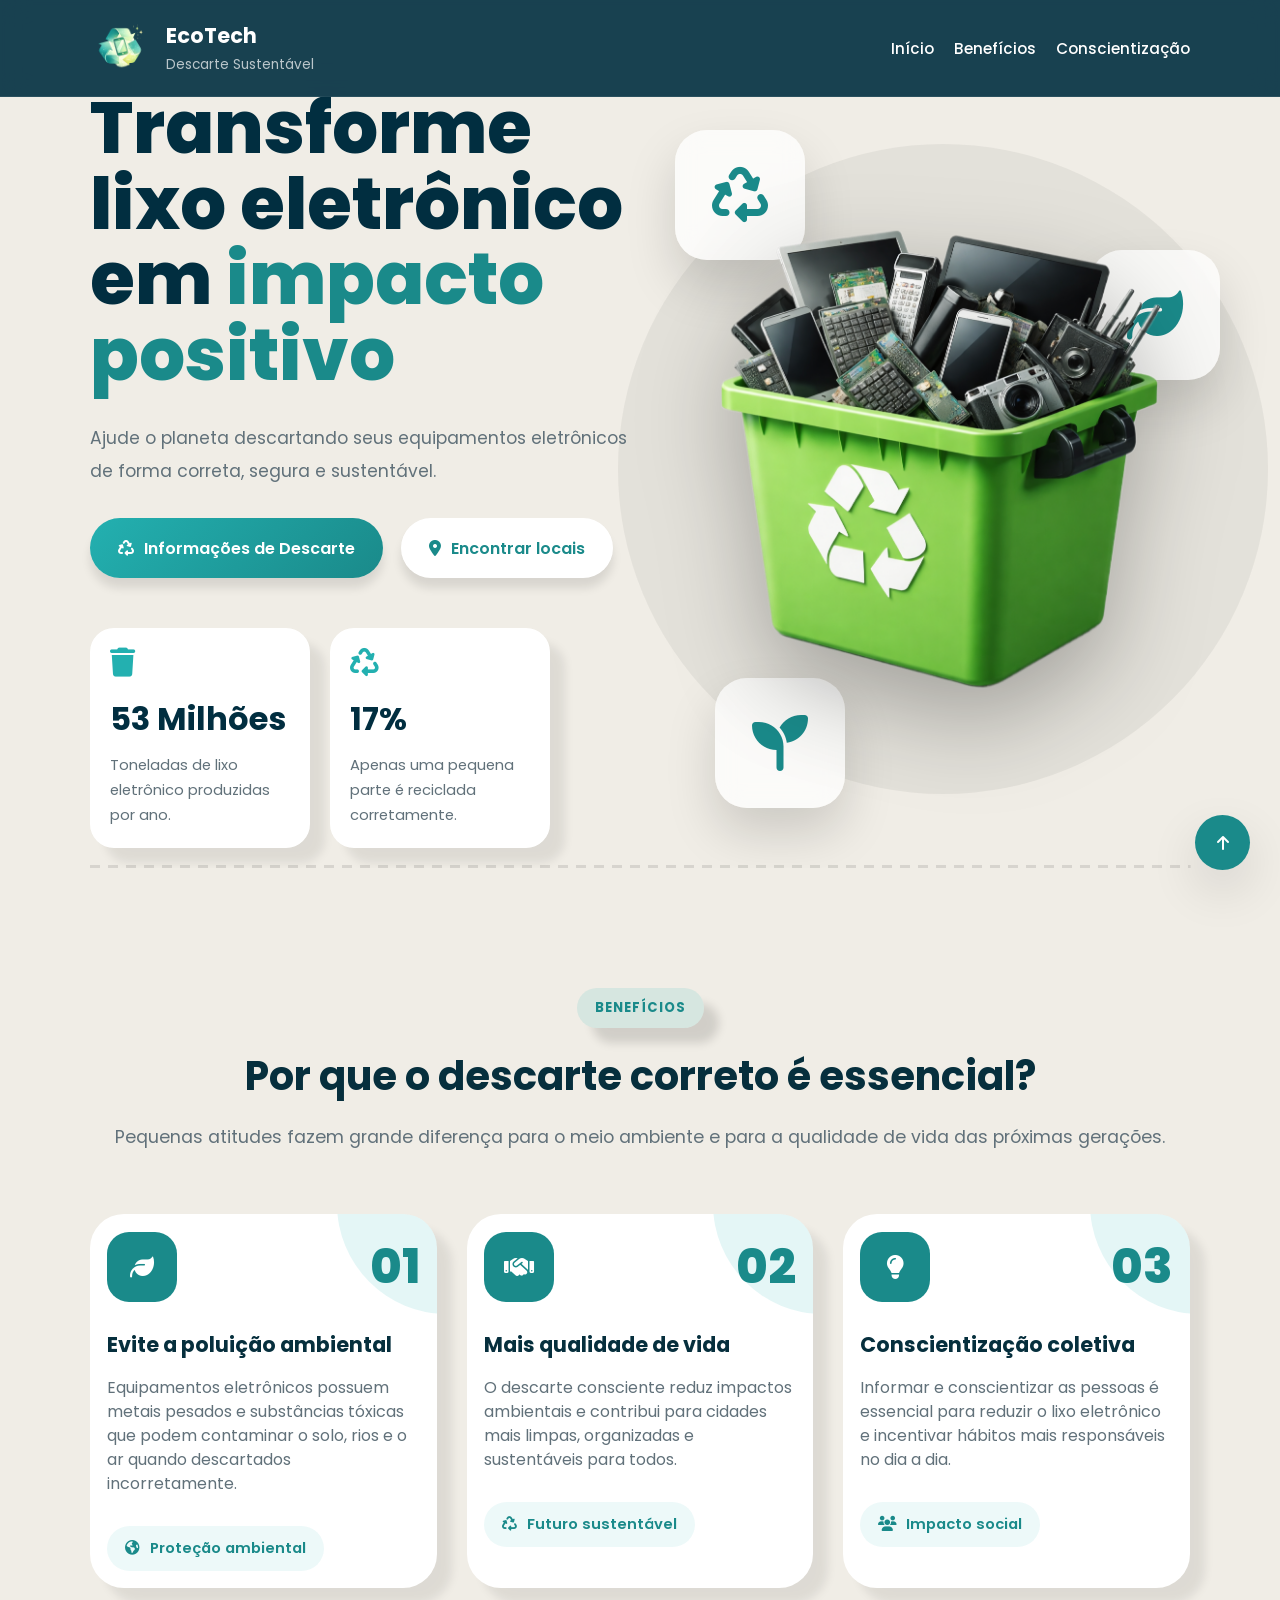
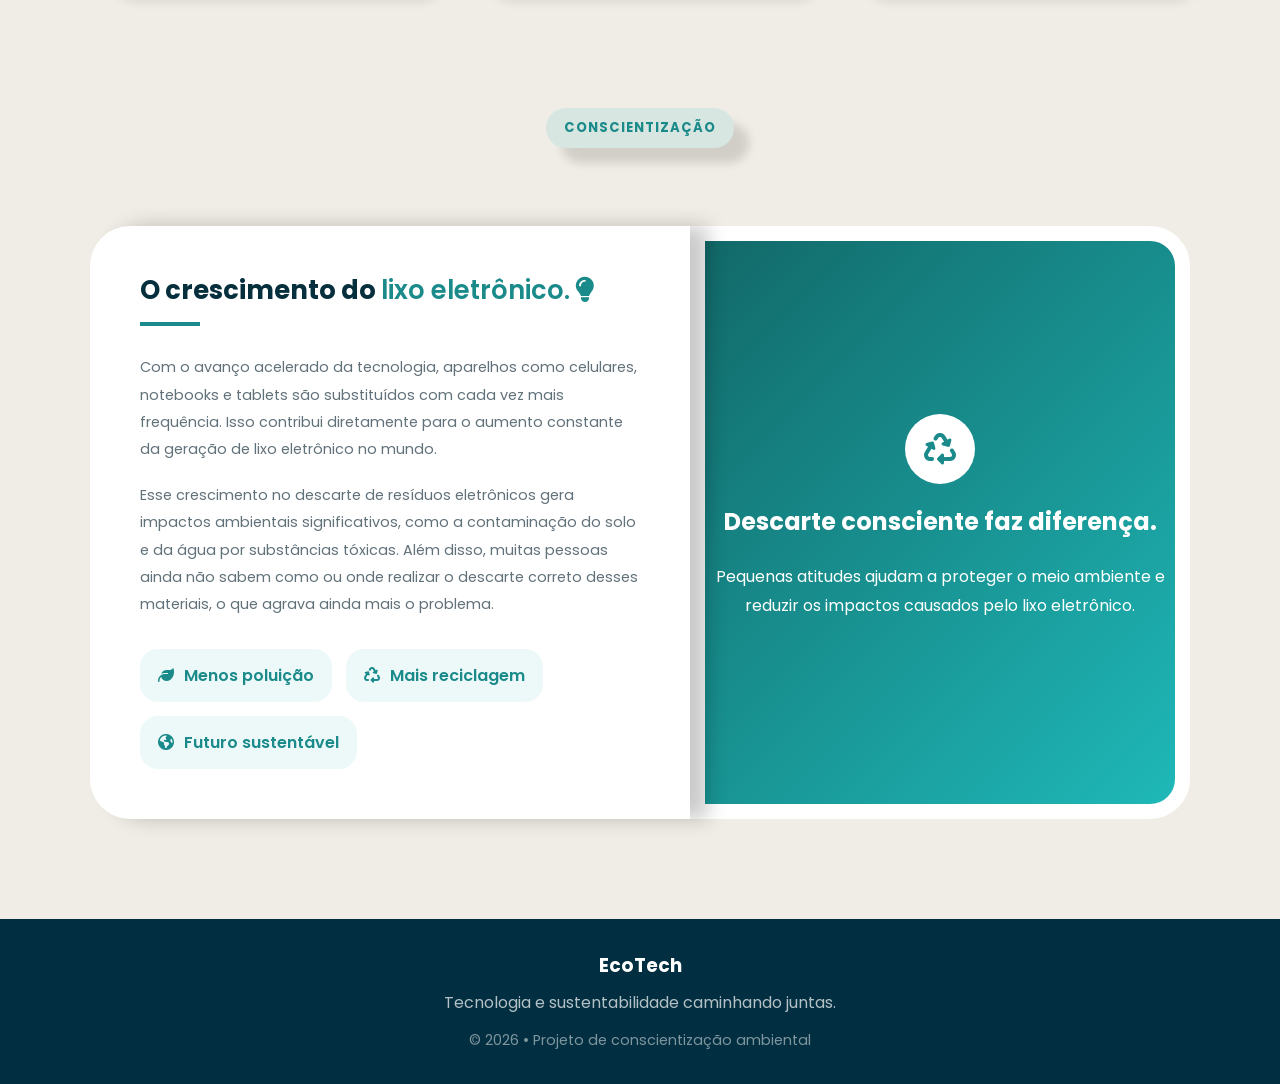
<file: index.html>
<!doctype html>
<html lang="pt-BR">

<head>
  <meta charset="UTF-8" />
  <meta name="viewport" content="width=device-width, initial-scale=1.0" />
  <meta name="description" content="Site de conscientização sobre descarte correto de lixo eletrônico." />
  <title>EcoTech | Descarte Consciente</title>

  <link rel="stylesheet" href="css/style.css" />

  <link rel="preconnect" href="https://fonts.googleapis.com" />
  <link rel="preconnect" href="https://fonts.gstatic.com" crossorigin />
  <link rel="stylesheet" href="https://cdnjs.cloudflare.com/ajax/libs/font-awesome/6.5.1/css/all.min.css" />
  <link href="https://fonts.googleapis.com/css2?family=Poppins:wght@300;400;500;600;700;800&display=swap"
    rel="stylesheet" />
</head>

<body>
  <!-- NAVBAR -->
  <header class="navbar">
    <div class="navbar__brand">
      <img src="imagens/EcotechLogo.png" alt="Logo EcoTech" />

      <div>
        <h2>EcoTech</h2>
        <span>Descarte Sustentável</span>
      </div>
    </div>

    <button class="navbar__toggle" id="navToggle">
      <i class="fas fa-bars"></i>
    </button>

    <nav class="navbar__menu">
      <a href="#inicio">Início</a>
      <a href="#beneficios">Benefícios</a>
      <a href="#informacoes">Conscientização</a>
    </nav>
  </header>

  <!-- HERO -->
  <section class="hero" id="inicio">
    <div class="hero__background"></div>

    <div class="hero__content">
      <h1 class="hero__title">
        Transforme lixo eletrônico em <span>impacto positivo</span>
      </h1>

      <p class="hero__subtitle">
        Ajude o planeta descartando seus equipamentos eletrônicos de forma
        correta, segura e sustentável.
      </p>

      <div class="hero__actions">
        <a href="infos.html" class="btn btn--primary">
          <i class="fa-solid fa-recycle"></i>
          Informações de Descarte
        </a>
        <a href="locais.html" class="btn btn--secondary">
          <i class="fa-solid fa-location-dot"></i>
          Encontrar locais
        </a>
      </div>

      <div class="hero__numbers">
        <div class="hero__number-card">
          <i class="fa-solid fa-trash"></i>
          <h3>53 Milhões</h3>
          <p>Toneladas de lixo eletrônico produzidas por ano.</p>
        </div>

        <div class="hero__number-card">
          <i class="fa-solid fa-recycle"></i>
          <h3>17%</h3>
          <p>Apenas uma pequena parte é reciclada corretamente.</p>
        </div>
      </div>
    </div>

    <div class="hero__image-area">
      <div class="hero__icon hero__icon--1">
        <i class="fa-solid fa-recycle"></i>
      </div>

      <div class="hero__icon hero__icon--2">
        <i class="fa-solid fa-leaf"></i>
      </div>

      <div class="hero__icon hero__icon--3">
        <i class="fa-solid fa-seedling"></i>
      </div>

      <img src="imagens/LixoEletronico.png" alt="Imagem ilustrativa de equipamentos eletrônicos descartados"
        class="hero__image" />
    </div>
  </section>

  <!-- BENEFÍCIOS -->
  <section class="benefits" id="beneficios">
    <div class="section-header">
      <span class="section-tag">BENEFÍCIOS</span>

      <h2>Por que o descarte correto é essencial?</h2>

      <p>
        Pequenas atitudes fazem grande diferença para o meio ambiente e para a
        qualidade de vida das próximas gerações.
      </p>
    </div>

    <div class="benefits__grid">
      <!-- CARD 1 -->
      <article class="benefit-card">
        <div class="benefit-card__top">
          <i class="fa-solid fa-leaf"></i>
          <span class="benefit-card__number">01</span>
        </div>

        <h3>Evite a poluição ambiental</h3>

        <p>
          Equipamentos eletrônicos possuem metais pesados e substâncias
          tóxicas que podem contaminar o solo, rios e o ar quando descartados
          incorretamente.
        </p>

        <div class="benefit-card__footer">
          <span>
            <i class="fa-solid fa-earth-americas"></i>
            Proteção ambiental
          </span>
        </div>
      </article>

      <!-- CARD 2 -->
      <article class="benefit-card">
        <div class="benefit-card__top">
          <i class="fa-solid fa-handshake"></i>

          <span class="benefit-card__number">02</span>
        </div>

        <h3>Mais qualidade de vida</h3>

        <p>
          O descarte consciente reduz impactos ambientais e contribui para
          cidades mais limpas, organizadas e sustentáveis para todos.
        </p>

        <div class="benefit-card__footer">
          <span>
            <i class="fa-solid fa-recycle"></i>
            Futuro sustentável
          </span>
        </div>
      </article>

      <!-- CARD 3 -->
      <article class="benefit-card">
        <div class="benefit-card__top">
          <i class="fa-solid fa-lightbulb"></i>

          <span class="benefit-card__number">03</span>
        </div>

        <h3>Conscientização coletiva</h3>

        <p>
          Informar e conscientizar as pessoas é essencial para reduzir o lixo
          eletrônico e incentivar hábitos mais responsáveis no dia a dia.
        </p>

        <div class="benefit-card__footer">
          <span>
            <i class="fa-solid fa-users"></i>
            Impacto social
          </span>
        </div>
      </article>
    </div>
  </section>

  <!-- INFO -->
  <div class="section-header">
    <span class="section-tag">CONSCIENTIZAÇÃO</span>
  </div>
  <section class="info" id="informacoes">
    <div class="info__left">

      <div class="info__content">
        <h2>
          O crescimento do <span>lixo eletrônico.</span>
          <i class="fa-solid fa-lightbulb"></i>
        </h2>

        <p class="info__text">
          Com o avanço acelerado da tecnologia, aparelhos como celulares,
          notebooks e tablets são substituídos com cada vez mais frequência. Isso contribui diretamente para
          o aumento constante da geração de lixo eletrônico no mundo.
        </p>

        <p class="info__text info__text--more">
          Esse crescimento no descarte de resíduos eletrônicos gera impactos
          ambientais significativos, como a contaminação do solo e da água por
          substâncias tóxicas. Além disso, muitas pessoas ainda não sabem como
          ou onde realizar o descarte correto desses materiais, o que agrava
          ainda mais o problema.
        </p>

        <div class="info__mini-cards">
          <div class="info__mini-card">
            <i class="fa-solid fa-leaf"></i>
            <span>Menos poluição</span>
          </div>

          <div class="info__mini-card">
            <i class="fa-solid fa-recycle"></i>
            <span>Mais reciclagem</span>
          </div>

          <div class="info__mini-card">
            <i class="fa-solid fa-earth-americas"></i>
            <span>Futuro sustentável</span>
          </div>
        </div>
      </div>
    </div>

    <div class="info__right">

      <div class="info__overlay">
        <h3>Descarte consciente faz diferença.</h3>
        <i class="fa-solid fa-recycle"></i>

        <p>
          Pequenas atitudes ajudam a proteger o meio ambiente e reduzir os
          impactos causados pelo lixo eletrônico.
        </p>
      </div>
    </div>
  </section>

  <!-- FOOTER -->
  <footer class="footer">
    <h3>EcoTech</h3>

    <p>Tecnologia e sustentabilidade caminhando juntas.</p>

    <span> © 2026 • Projeto de conscientização ambiental </span>

    <a href="#inicio" class="back-to-top">
      <i class="fa-solid fa-arrow-up"></i>
    </a>
  </footer>

  <script src="js/script.js"></script>
</body>

</html>
</file>
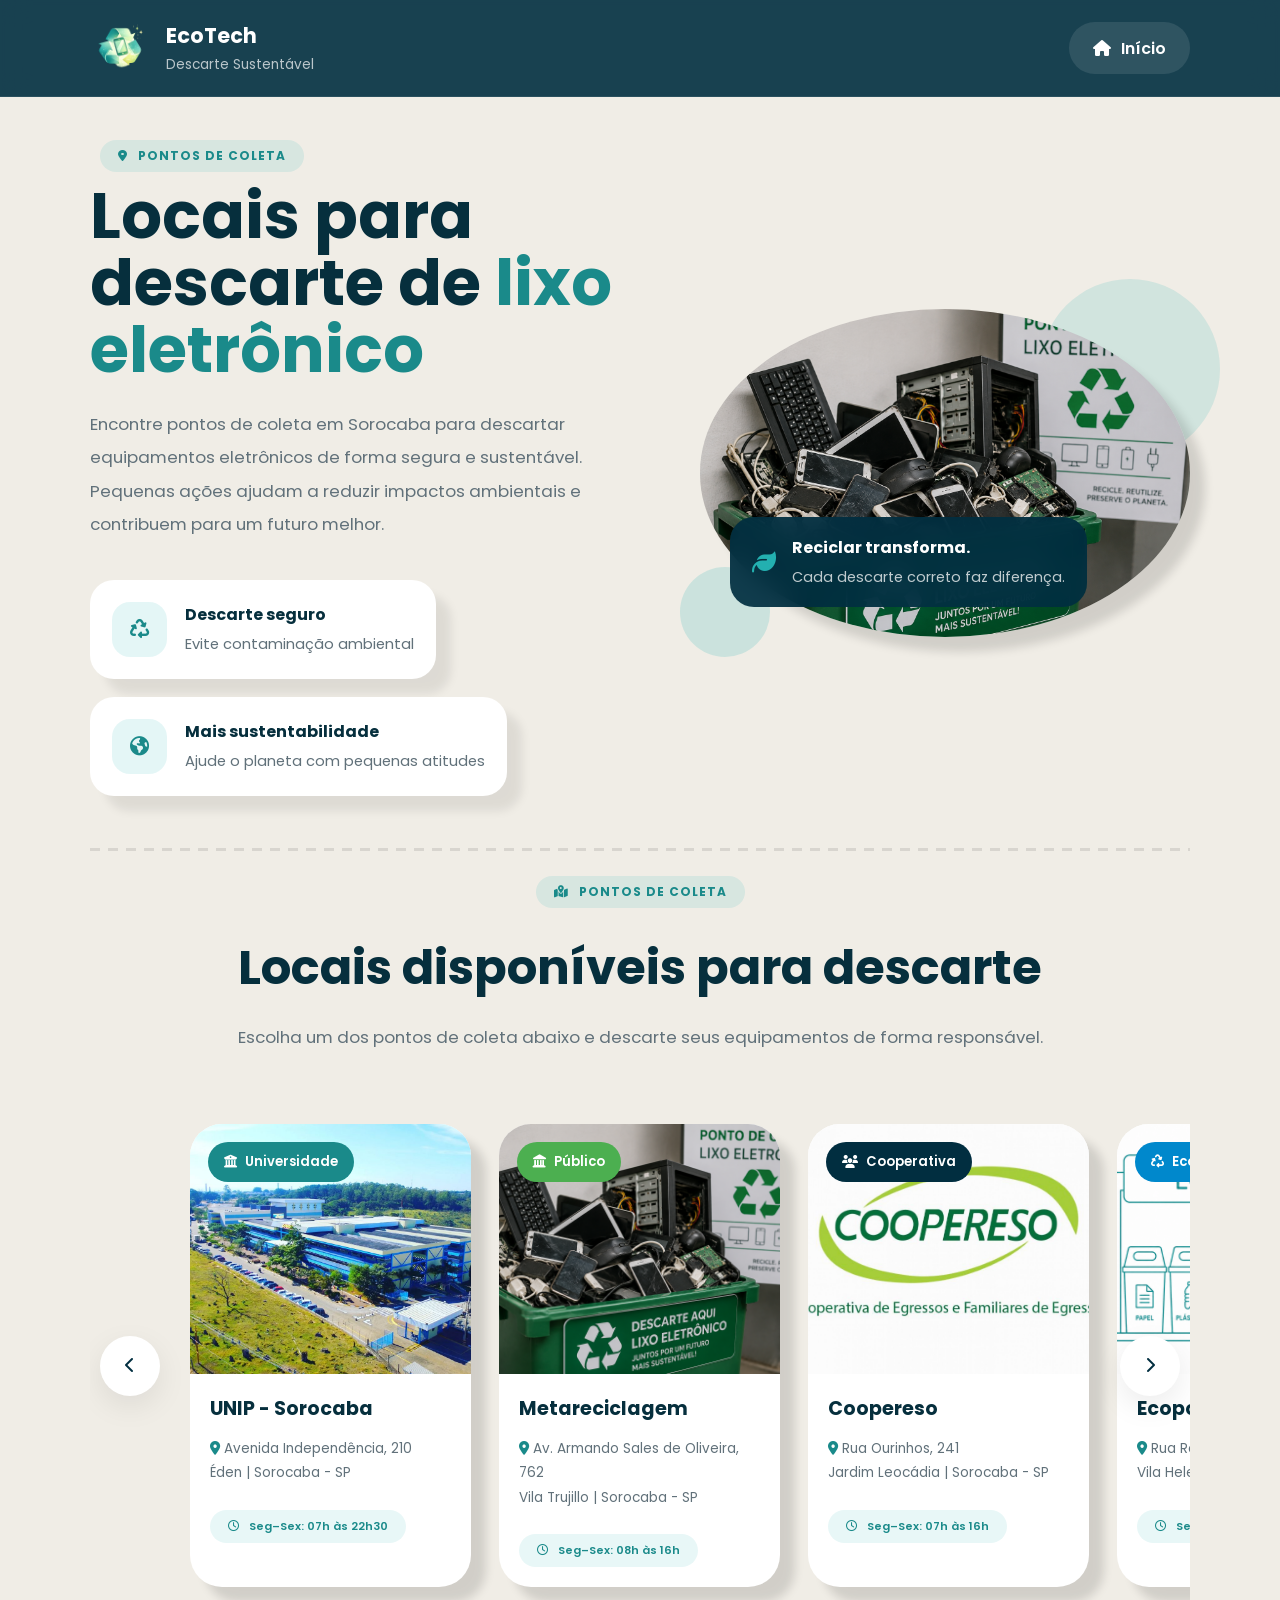
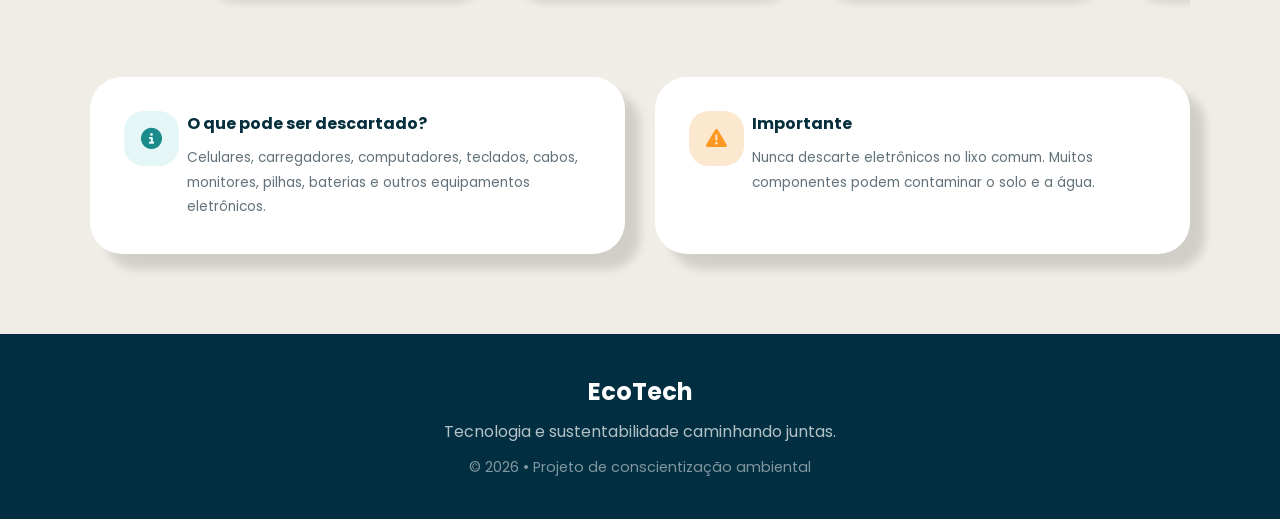
<file: locais.html>
<!doctype html>
<html lang="pt-BR">

<head>
  <meta charset="UTF-8" />
  <meta name="viewport" content="width=device-width, initial-scale=1.0" />

  <title>EcoTech | Locais de Descarte</title>

  <link rel="stylesheet" href="css/locais.css" />

  <link rel="preconnect" href="https://fonts.googleapis.com" />
  <link rel="preconnect" href="https://fonts.gstatic.com" crossorigin />

  <link href="https://fonts.googleapis.com/css2?family=Poppins:wght@300;400;500;600;700;800&display=swap"
    rel="stylesheet" />

  <link rel="stylesheet" href="https://cdnjs.cloudflare.com/ajax/libs/font-awesome/6.5.1/css/all.min.css" />
</head>

<body>
  <!-- NAVBAR -->
  <header class="navbar">
    <div class="navbar__brand">
      <img src="imagens/EcotechLogo.png" alt="Logo EcoTech" />

      <div>
        <h2>EcoTech</h2>
        <span>Descarte Sustentável</span>
      </div>
    </div>

    <nav class="navbar__nav">
      <a href="index.html" class="btn-nav">
        <i class="fa-solid fa-house"></i>
        Início
      </a>
    </nav>
  </header>

  <!-- HEADER CONTENT -->
  <section class="top-section">
    <div class="top-section__content">
      <span class="section-tag">
        <i class="fa-solid fa-location-dot"></i>
        PONTOS DE COLETA
      </span>

      <h1>
        Locais para descarte de
        <span>lixo eletrônico</span>
      </h1>

      <p>
        Encontre pontos de coleta em Sorocaba para descartar equipamentos
        eletrônicos de forma segura e sustentável. Pequenas ações ajudam a
        reduzir impactos ambientais e contribuem para um futuro melhor.
      </p>

      <div class="top-section__cards">
        <div class="mini-card">
          <i class="fa-solid fa-recycle"></i>

          <div>
            <strong>Descarte seguro</strong>
            <span>Evite contaminação ambiental</span>
          </div>
        </div>

        <div class="mini-card">
          <i class="fa-solid fa-earth-americas"></i>

          <div>
            <strong>Mais sustentabilidade</strong>
            <span>Ajude o planeta com pequenas atitudes</span>
          </div>
        </div>
      </div>
    </div>

    <div class="top-section__image">
      <div class="image-circle image-circle--1"></div>
      <div class="image-circle image-circle--2"></div>

      <img src="imagens/lixeiraDeEletronicos.png" alt="Lixeira para descarte eletrônico" />

      <div class="floating-box">
        <i class="fa-solid fa-leaf"></i>

        <div>
          <strong>Reciclar transforma.</strong>
          <span>Cada descarte correto faz diferença.</span>
        </div>
      </div>
    </div>
  </section>

  <!-- LOCAIS -->
  <section class="locais">
    <div class="locais__top">
      <div>
        <span class="section-tag section-tag--hero">
          <i class="fa-solid fa-map-location-dot"></i>
          PONTOS DE COLETA
        </span>

        <h2>Locais disponíveis para descarte</h2>

        <p>
          Escolha um dos pontos de coleta abaixo e descarte seus equipamentos
          de forma responsável.
        </p>
      </div>
    </div>

    <div class="locais__carousel">
      <button class="carousel-btn carousel-btn--left" id="prevBtn">
        <i class="fa-solid fa-chevron-left"></i>
      </button>

      <div class="locais__grid" id="locaisGrid">

        <article class="local-card">
          <a href="https://www.google.com/maps/search/?api=1&query=UNIP+Sorocaba+Avenida+Independência+210"
            target="_blank" style="text-decoration: none; color: inherit;">
            <div class="local-card__image">
              <img src="imagens/UnipSorocaba.jpg" alt="UNIP Sorocaba" />
              <span class="local-card__badge">
                <i class="fa-solid fa-building-columns"></i>
                Universidade
              </span>
            </div>

            <div class="local-card__content">
              <h3>UNIP - Sorocaba</h3>
              <p>
                <i class="fa-solid fa-location-dot"></i>
                Avenida Independência, 210 <br />
                Éden | Sorocaba - SP
              </p>

              <div class="local-card__info">
                <i class="fa-regular fa-clock"></i>
                Seg–Sex: 07h às 22h30
              </div>
            </div>
          </a>
        </article>

        <article class="local-card">
          <a href="https://www.google.com/maps/search/?api=1&query=Metareciclagem+Sorocaba+Av+Armando+Sales+de+Oliveira+762"
            target="_blank" style="text-decoration: none; color: inherit;">
            <div class="local-card__image">
              <img src="imagens/lixeiraDeEletronicos.png" alt="Metareciclagem" />
              <span class="local-card__badge badge--green">
                <i class="fa-solid fa-landmark"></i>
                Público
              </span>
            </div>

            <div class="local-card__content">
              <h3>Metareciclagem</h3>
              <p>
                <i class="fa-solid fa-location-dot"></i>
                Av. Armando Sales de Oliveira, 762 <br />
                Vila Trujillo | Sorocaba - SP
              </p>


              <div class="local-card__info">
                <i class="fa-regular fa-clock"></i>
                Seg–Sex: 08h às 16h
              </div>
            </div>
          </a>
        </article>

        <article class="local-card">
          <a href="https://www.google.com/maps/search/?api=1&query=Coopereso+Sorocaba+Rua+Ourinhos+241" target="_blank"
            style="text-decoration: none; color: inherit;">
            <div class="local-card__image">
              <img src="imagens/coopreso.jpeg" alt="Coopereso" />
              <span class="local-card__badge badge--dark">
                <i class="fa-solid fa-users"></i>
                Cooperativa
              </span>
            </div>

            <div class="local-card__content">
              <h3>Coopereso</h3>
              <p>
                <i class="fa-solid fa-location-dot"></i>
                Rua Ourinhos, 241 <br />
                Jardim Leocádia | Sorocaba - SP
              </p>

              <div class="local-card__info">
                <i class="fa-regular fa-clock"></i>
                Seg–Sex: 07h às 16h
              </div>
            </div>
          </a>
        </article>

        <article class="local-card">
          <a href="https://www.google.com/maps/search/?api=1&query=Ecoponto+Vila+Helena+Sorocaba+Rua+Roque+Sampaio+100"
            target="_blank" style="text-decoration: none; color: inherit;">
            <div class="local-card__image">
              <img src="imagens/EcoPontoLocais.png" alt="Ecoponto" />
              <span class="local-card__badge badge--blue">
                <i class="fa-solid fa-recycle"></i>
                Ecoponto
              </span>
            </div>

            <div class="local-card__content">
              <h3>Ecoponto Vila Helena</h3>
              <p>
                <i class="fa-solid fa-location-dot"></i>
                Rua Roque Sampaio, 100 <br />
                Vila Helena | Sorocaba - SP
              </p>

              <div class="local-card__info">
                <i class="fa-regular fa-clock"></i>
                Seg–Sáb: 07h às 17h
              </div>
            </div>
          </a>
        </article>

      </div>
      <button class="carousel-btn carousel-btn--right" id="nextBtn">
        <i class="fa-solid fa-chevron-right"></i>
      </button>
    </div>
  </section>

  <!-- INFO -->
  <section class="info-section">
    <div class="info-box">
      <i class="fa-solid fa-circle-info"></i>

      <div>
        <h3>O que pode ser descartado?</h3>

        <p>
          Celulares, carregadores, computadores, teclados, cabos, monitores,
          pilhas, baterias e outros equipamentos eletrônicos.
        </p>
      </div>
    </div>

    <div class="info-box">
      <i class="fa-solid fa-triangle-exclamation"></i>

      <div>
        <h3>Importante</h3>

        <p>
          Nunca descarte eletrônicos no lixo comum. Muitos componentes podem
          contaminar o solo e a água.
        </p>
      </div>
    </div>
  </section>

  <!-- FOOTER -->
  <footer class="footer">
    <h3>EcoTech</h3>

    <p>Tecnologia e sustentabilidade caminhando juntas.</p>

    <span>© 2026 • Projeto de conscientização ambiental</span>
  </footer>

  <!-- SCRIPT -->
  <script>
    const grid = document.getElementById("locaisGrid");
    const nextBtn = document.getElementById("nextBtn");
    const prevBtn = document.getElementById("prevBtn");

    let currentPosition = 0;

    nextBtn.addEventListener("click", () => {
      currentPosition += 388;

      const maxScroll = grid.scrollWidth - grid.clientWidth;

      if (currentPosition > maxScroll) {
        currentPosition = maxScroll;
      }

      grid.style.transform = `translateX(-${currentPosition}px)`;
    });

    prevBtn.addEventListener("click", () => {
      currentPosition -= 388;

      if (currentPosition < 0) {
        currentPosition = 0;
      }

      grid.style.transform = `translateX(-${currentPosition}px)`;
    });
  </script>
</body>

</html>
</file>
<file: css/style.css>
:root {
  --navy: #012e40;
  --teal: #1a8a8a;
  --teal-light: #23b0b0;
  --green: #4caf50;
  --cream: #f0ede6;
  --white: #ffffff;
  --text: #062f3d;
  --muted: #61717a;

  --radius: 28px;

  --shadow: 0 20px 50px rgba(0, 0, 0, 0.12);

  --transition: 0.35s ease;
}

* {
  margin: 0;
  padding: 0;
  box-sizing: border-box;
}

html {
  scroll-behavior: smooth;
}

body {
  font-family: "Poppins", sans-serif;

  background: var(--cream);

  color: var(--text);

  overflow-x: hidden;
}

img {
  max-width: 100%;
  display: block;
}

a {
  text-decoration: none;
}

i {
  display: inline-block;
  margin-right: 0px;
  color: var(--white);
}

.btn i{
   margin-right:10px;
}
/* ========================================
   NAVBAR
======================================== */
.navbar {
  width: 100%;

  position: fixed;
  top: 0;
  left: 0;

  z-index: 999;

  display: flex;
  justify-content: space-between;
  align-items: center;

  padding: 18px 7%;

  background: rgba(1, 46, 64, 0.9);

  backdrop-filter: blur(14px);

  border-bottom: 1px solid rgba(255, 255, 255, 0.08);
}

.navbar__brand {
  display: flex;
  align-items: center;
  gap: 16px;
}

.navbar__brand img {
  width: 60px;
}

.navbar__brand h2 {
  color: white;
  font-size: 1.3rem;
}

.navbar__brand span {
  color: rgba(255, 255, 255, 0.7);

  font-size: 0.85rem;
}

.navbar__toggle {
  display: none;
  font-size: 1.6rem;
  color: white;
  background: transparent;
  border: none;
  cursor: pointer;
}

.navbar__menu {
  display: flex;
  align-items: center;
  gap: 20px;
}

.navbar__menu a {
  color: white;

  font-weight: 500;
  font-size: 0.95rem;

  transition: var(--transition);
}

.btn-nav {
  height: 52px;

  padding: 0 24px;

  border-radius: 999px;

  display: flex;
  align-items: center;
  gap: 10px;

  background: rgba(255, 255, 255, 0.1);

  color: white;

  font-weight: 600;
}

.navbar__menu a:hover {
  color: var(--white);
  transform: translateY(-5px);
  box-shadow: 0 20px 50px rgba(0, 0, 0, 0.1);
}

/* ========================================
   HERO
======================================== */
.hero {
  position: relative;

  min-height: auto;

  display: grid;
  grid-template-columns: 1.1fr 1fr;
  align-items: center;

  gap: 60px;

  padding: 90px 7% 20px;

  overflow: hidden;

  background: var(--cream);
}

.hero::after {
  content: "";

  position: absolute;
  left: 50%;
  bottom: 0;
  transform: translateX(-50%);

  width: 86%;
  height: 3px;

  background: repeating-linear-gradient(
    90deg,
    #0000001a 0px,
    #0000001a 10px,
    transparent 10px,
    transparent 18px
  );
}

.hero__background {
  position: absolute;

  width: 900px;
  height: 900px;

  top: -300px;
  right: -300px;
}

.hero__content {
  position: relative;
  z-index: 5;
}

.hero__title {
  font-size: 4.5em;

  line-height: 1.05;

  font-weight: 800;

  color: var(--navy);

  margin-bottom: 30px;
}

.hero__title span {
  color: var(--teal);
}

.hero__subtitle {
  color: var(--muted);

  font-size: 1.08rem;

  line-height: 1.9;

  max-width: 620px;

  margin-bottom: 30px;
}

.hero__actions {
  display: flex;
  gap: 18px;

  margin-bottom: 50px;

  flex-wrap: wrap;
}

.btn {
  padding: 0 28px;

  height: 60px;

  border-radius: 999px;

  display: flex;
  align-items: center;
  justify-content: center;

  font-weight: 600;

  transition:
    transform 0.35s ease,
    box-shadow 0.35s ease,
    background 0.35s ease;
}

.btn:hover {
  transform: translateY(-5px);
  box-shadow: 0 15px 30px rgba(0, 0, 0, 0.18);
}

.btn--primary {
  background: linear-gradient(135deg, var(--teal-light), var(--teal));

  color: white;

  box-shadow: 0 10px 10px rgba(0, 0, 0, 0.103);
}

.btn--secondary {
  background: white;

  color: var(--teal);

  box-shadow: 0 10px 10px rgba(0, 0, 0, 0.103);

  backdrop-filter: blur(10px);
}

.btn--secondary i {
  color: var(--teal);
}

.hero__numbers {
  display: flex;
  gap: 20px;

  flex-wrap: wrap;
}

.hero__number-card {
  width: 220px;

  padding: 20px;

  border-radius: 24px;

  background: white;

  backdrop-filter: blur(14px);

  transition: var(--transition);

  box-shadow: 15px 15px 10px rgba(0, 0, 0, 0.08);
}

.hero__number-card:hover {
  transform: translateY(-8px);
  border-color: rgba(255, 255, 255, 0.15);
}

.hero__number-card i {
  font-size: 1.8rem;
  color: var(--teal-light);
  margin-bottom: 18px;
}

.hero__number-card h3 {
  color: var(--navy);

  font-size: 2rem;

  margin-bottom: 10px;
}

.hero__number-card p {
  color: var(--muted);

  font-size: 0.92rem;

  line-height: 1.7;
}

/* ========================================
   HERO IMAGE
======================================== */
.hero__image-area {
  position: relative;
  height: 100%;

  display: flex;
  justify-content: center;
  align-items: center;

  min-width: 0;
}

.hero__image-area::before {
  content: "";

  position: absolute;

  width: 650px;
  height: 650px;

  border-radius: 50%;

  background: #9e9c9627;

  top: 50%;
  left: 50%;

  transform: translate(-50%, -50%);

  z-index: 1;
}

.hero__image {
  position: relative;
  z-index: 5;

  width: 550px;
  height: auto;
  max-width: 100%;
  object-fit: contain;

  border-radius: 40px;

  transition: var(--transition);

  filter: drop-shadow(0 35px 45px rgba(0, 0, 0, 0.28));
}

.hero__image:hover {
  transform: translateY(-10px) rotate(-1deg);
}

.hero__icon {
  position: absolute;

  width: 130px;
  height: 130px;

  border-radius: 32px;

  background: rgba(255, 255, 255, 0.75);

  backdrop-filter: blur(14px);

  display: flex;
  align-items: center;
  justify-content: center;

  box-shadow: 0 25px 50px rgba(0, 0, 0, 0.15);

  z-index: 2;

  animation: floatIcon 5s ease-in-out infinite;
}

.hero__icon i {
  font-size: 3.5rem;

  color: var(--teal);

  margin: 0;
}

/* POSIÇÕES */
.hero__icon--1 {
  top: 40px;
  left: -20px;
}

.hero__icon--2 {
  top: 160px;
  right: -30px;

  animation-delay: 1s;
}

.hero__icon--3 {
  bottom: 40px;
  left: 20px;

  animation-delay: 2s;
}

/* ANIMAÇÃO */
@keyframes floatIcon {
  0% {
    transform: translateY(0px);
  }

  50% {
    transform: translateY(-14px);
  }

  100% {
    transform: translateY(0px);
  }
}

/* ========================================
   BENEFITS
======================================== */

.section-tag {
  display: inline-block;

  padding: 10px 18px;

  border-radius: 999px;

  background: rgba(35, 176, 176, 0.12);

  color: var(--teal);

  font-size: 0.82rem;
  font-weight: 700;

  letter-spacing: 1px;

  margin-bottom: 18px;

  box-shadow: 15px 15px 10px rgba(0, 0, 0, 0.13);
}

.section-header {
  text-align: center;
}

.section-header h2 {
  font-size: 4rem;
  margin-bottom: 15px;
}

.section-header p {
  color: var(--muted);
  margin-bottom: 60px;
  line-height: 1.9;
  font-size: 1.2rem;
}

.benefits {
  padding: 120px 7%;

  position: relative;
}

.benefits h2 {
  font-size: 2.5rem;
}

.benefits p {
  font-size: 1.1rem;
}

.benefits__grid {
  display: grid;

  grid-template-columns: repeat(auto-fit, minmax(320px, 1fr));

  gap: 30px;
}

/* CARD */
.benefit-card {
  position: relative;

  background: white;

  border-radius: 34px;

  padding: 17px;

  width: 100%;
  height: auto;

  overflow: hidden;

  transition: var(--transition);

  box-shadow: 15px 15px 10px rgba(0, 0, 0, 0.08);
}

.benefit-card::before {
  content: "";

  position: absolute;

  width: 220px;
  height: 220px;

  background: rgba(35, 176, 176, 0.12);

  border-radius: 50%;

  top: -120px;
  right: -120px;
}

.benefit-card.active:hover {
  transform: translateY(-8px);
}

/* TOP */
.benefit-card__top {
  display: flex;
  justify-content: space-between;
  align-items: center;

  margin-bottom: 30px;

  position: relative;
  z-index: 2;
}

.benefit-card__top i {
  width: 70px;
  height: 70px;

  border-radius: 22px;

  display: flex;
  align-items: center;
  justify-content: center;

  background: var(--teal);

  color: var(--white);

  font-size: 1.5rem;
}

.benefit-card__number {
  font-size: 3rem;

  font-weight: 800;

  color: var(--teal);
}

/* TEXT */
.benefit-card h3 {
  font-size: 1.3rem;

  margin-bottom: 18px;

  line-height: 1.2;

  position: relative;
  z-index: 2;
}

.benefit-card p {
  color: var(--muted);

  font-size: 1rem;
  line-height: 1.5;

  position: relative;
  z-index: 2;
}

/* FOOTER */
.benefit-card__footer {
  margin-top: 30px;

  position: relative;
  z-index: 2;
}

.benefit-card__footer span {
  display: inline-flex;
  align-items: center;
  gap: 10px;

  padding: 12px 18px;

  border-radius: 999px;

  background: rgba(35, 176, 176, 0.08);

  color: var(--teal);

  font-weight: 600;

  font-size: 0.92rem;
}

.benefit-card__footer span i {
  color: var(--teal);
}

/* HIGHLIGHT */
.benefit-card--highlight {
  background: linear-gradient(145deg, #01384d, #012e40);

  color: white;
}

.benefit-card--highlight p {
  color: rgba(255, 255, 255, 0.75);
}

.benefit-card--highlight .benefit-card__number {
  color: rgba(255, 255, 255, 0.08);
}

.benefit-card--highlight .benefit-card__footer span {
  background: rgba(255, 255, 255, 0.08);

  color: white;
}

/* ========================================
   INFO SECTION
======================================== */

.info {
  padding: 60px 7% 100px;
  position: relative;
  display: grid;
  grid-template-columns: 1.2fr 1fr;
  align-items: center;
  gap: 0px;
}

.info::before {
  content: "";

  position: absolute;

  width: 220px;
  height: 220px;

  border-radius: 50%;

  top: -120px;
  right: -120px;
}

/* LEFT */
.info__left {
  display: flex;
  flex-direction: column;
  position: relative;
  z-index: 2;
  max-width: none;
}

.info__left,
.info__right {
  width: 100%;
}

.info .section-tag {
  width: fit-content;
  text-align: center;
  margin: 0 auto;
  margin-bottom: 22px;
}

.info__content {
  width: 100%;

  background: white;

  padding: 50px;

  border-radius: 40px 0 0 40px;

  box-shadow: 18px 0 20px rgba(0, 0, 0, 0.212);
}

.info__content h2 {
  font-size: clamp(1.5rem, 2vw, 2.5rem);

  line-height: 1.1;

  margin-bottom: 28px;
}

.info__content h2::after {
  content: "";

  display: block;

  width: 60px;
  height: 4px;

  background: var(--teal);

  margin-top: 18px;
}

.info__content p {
  color: var(--muted);

  font-size: 0.9rem;
  line-height: 1.9;

  margin-bottom: 18px;
}

.info__content span {
  font-weight: 600;
  color: var(--teal);
}

.info__content i {
  color: var(--teal);
}

/* MINI CARDS */
.info__mini-cards {
  display: flex;

  flex-wrap: wrap;

  gap: 14px;

  margin-top: 30px;
}

.info__mini-card {
  display: flex;
  align-items: center;
  gap: 10px;

  padding: 14px 18px;

  border-radius: 18px;

  background: rgba(35, 176, 176, 0.08);

  color: var(--text);

  font-weight: 500;
}

.info__mini-card i {
  color: var(--teal);

  font-size: 1rem;
}

/* RIGHT */
.info__right {
  position: relative;
  width: 100%;
  height: 100%;
  display: flex;
  align-items: center;
  justify-content: center;
}

/* OVERLAY */
.info__overlay {
  position: absolute;
  inset: 0;

  display: flex;
  flex-direction: column;
  justify-content: center;
  align-items: center;

  text-align: center;

  background: linear-gradient(135deg, #126969, #1fb8b8);
  border-radius: 0px 40px 40px 0px;

  padding: 0;

  margin: 0;

  z-index: 3;
  overflow: hidden; 
  border: 15px solid var(--white);
}

.info__overlay::before {
  content: "";

  position: absolute;
  top: -50%;
  left: -120%;

  width: 40%;
  height: 200%;

  background: linear-gradient(
    120deg,
    transparent 0%,
    rgba(255, 255, 255, 0.08) 30%,
    rgba(255, 255, 255, 0.45) 50%,
    rgba(255, 255, 255, 0.08) 70%,
    transparent 100%
  );

  transform: rotate(25deg);

  animation: shineCard 2s linear infinite;
}

@keyframes shineCard {
  0% {
    left: -120%;
  }

  100% {
    left: 160%;
  }
}

.info__overlay h3 {
  font-size: 1.5rem;
  color: var(--white);
  order: 2;
  text-align: center;
  margin-bottom: 14px;
}

.info__overlay p {
  color: var(--white);
  order: 3;
  text-align: center;
  word-break: break-word;
  overflow-wrap: break-word;
  line-height: 1.8;
  margin: 10px;
}

.info__overlay i {
  order: 1;

  font-size: 2rem;

  background: white;

  color: var(--teal);

  width: 70px;
  height: 70px;

  border-radius: 50%;
  margin-bottom: 20px;
  display: flex;
  align-items: center;
  justify-content: center;
}

/* ========================================
   FOOTER
======================================== */
.footer {
  padding: 32px;

  background: var(--navy);

  text-align: center;

  color: rgba(255, 255, 255, 0.7);
}

.footer h3 {
  color: white;
  margin-bottom: 10px;
}

.footer p {
  margin-bottom: 12px;
}

.footer span {
  font-size: 0.9rem;
  opacity: 0.7;
}

.back-to-top {
  position: fixed;

  bottom: 30px;
  right: 30px;

  width: 55px;
  height: 55px;

  border-radius: 50%;

  background: var(--teal);

  color: white;

  display: flex;
  align-items: center;
  justify-content: center;

  box-shadow: var(--shadow);

  transition: 0.3s ease;

  z-index: 999;
}

.back-to-top:hover {
  transform: translateY(-5px) scale(1.08);
}

/* ========================================
   REVEAL ANIMATION
======================================== */

.benefit-card,
.info__content,
.info__right,
.hero__content,
.hero__image-area {
  opacity: 0;

  transform: translateY(40px);

  transition:
    opacity 0.8s ease,
    transform 0.8s ease;
}

.benefit-card.active,
.info__content.active,
.info__right.active,
.hero__content.active,
.hero__image-area.active {
  opacity: 1;

  transform: translateY(0);
}

.hero,
.benefits,
.info {
  overflow: hidden;
}

/* ========================================
   RESPONSIVE
======================================== */

@media (max-width: 1024px) {
  /* ================= GLOBAL AJUSTE ================= */
  .section-header h2 {
    font-size: 3rem;
  }

  .section-header p {
    font-size: 1.05rem;
    margin-bottom: 40px;
  }

  /* ================= NAVBAR ================= */
  .navbar {
    padding: 16px 6%;
  }

  .navbar__menu {
    gap: 16px;
  }

  .navbar__menu a {
    font-size: 0.9rem;
  }

  .btn-nav {
    height: 48px;
    padding: 0 18px;
  }

  /* ================= HERO ================= */
  .hero {
    grid-template-columns: 1fr 1fr;
    gap: 30px;
    padding: 100px 6% 40px;
  }

  .hero__title {
    font-size: 3.4rem;
  }

  .hero__subtitle {
    font-size: 1rem;
    max-width: 100%;
  }

  .hero__number-card {
    width: 200px;
  }

  .hero__image {
    width: 460px;
  }

  .hero__icon {
    width: 100px;
    height: 100px;
  }

  .hero__icon i {
    font-size: 2.6rem;
  }

  /* ================= BENEFITS ================= */
  .benefits {
    padding: 90px 6%;
  }

  .benefits__grid {
    grid-template-columns: repeat(2, 1fr);
    gap: 24px;
  }

  .benefit-card {
    width: 100%;
    height: auto;
    padding: 30px;
  }

  .benefit-card h3 {
    font-size: 1.5rem;
  }

  .benefit-card p {
    font-size: 0.95rem;
  }

  .benefit-card__number {
    font-size: 2.6rem;
  }

  /* ================= INFO ================= */
  .info {
    padding: 80px 6%;
    gap: 40px;
  }

  .info__left {
    left: 0;
    max-width: 100%;
  }

  .info__content {
    padding: 35px;
  }

  .info__mini-cards {
    justify-content: center;
  }

  .info__right {
    position: relative;
    width: 100%;
    height: 460px;
    right: auto;
    top: auto;
    transform: none;
    margin-top: 20px;
  }

  .info__overlay {
    padding: 25px;
  }

  .info__overlay h3 {
    font-size: 1.4rem;
  }

  .info__overlay p {
    font-size: 0.95rem;
  }

  .hero,
  .benefits,
  .info {
    overflow: hidden;
  }
}

@media (max-width: 768px) {
  /* NAVBAR */
  .navbar {
    padding: 16px 5%;
    justify-content: space-between;
  }

  .navbar__brand {
    gap: 10px;
  }

  .navbar__brand img {
    width: 46px;
  }

  .navbar__brand h2 {
    font-size: 1.1rem;
  }

  .navbar__brand span {
    font-size: 0.72rem;
  }

  .navbar__toggle {
    display: block;
    font-size: 1.8rem;
    color: white;
    background: none;
    border: none;
    cursor: pointer;
  }

  .navbar__menu {
    position: absolute;
    top: 80px;
    left: 0;
    right: 0;
    background: rgba(1, 46, 64, 0.98);
    flex-direction: column;
    align-items: center;
    gap: 20px;
    padding: 20px 0;
    opacity: 0;
    transform: translateY(-20px);
    pointer-events: none;
    transition: 0.35s ease;
  }

  .navbar__menu.active {
    opacity: 1;
    visibility: visible;
    pointer-events: auto;
    transform: translateY(0);
  }

  .navbar__menu a {
    width: 100%;
    text-align: center;
    padding: 12px;
    font-size: 0.95rem;
  }

  .btn-nav {
    width: 100%;
    justify-content: center;
  }

  /* HERO */
  .hero {
    display: flex;
    flex-direction: column;
    align-items: center;
    text-align: center;
    gap: 5px;
    padding: 50px 5% 40px;
  }

  .hero__content {
    order: 2;
    margin-top: -50px;
    width: 100%;
    display: flex;
    flex-direction: column;
    align-items: center;
  }

  .hero__title {
    font-size: 2.2rem;
  }

  .hero__subtitle {
    font-size: 1rem;
    max-width: 700px;
  }

  .hero__actions {
    flex-direction: column;
    align-items: center;
    justify-content: center;
    width: 90%;
  }

  .btn {
    width: 100%;
  }

  .hero__numbers {
    width: 100%;
    display: flex;
    flex-direction: column;
    align-items: center;
    gap: 16px;
  }

  .hero__number-card {
    width: 90%;
    max-width: 550px;
  }

  .hero__image-area {
    order: 1;
    position: relative;
    width: 100%;
    display: flex;
    justify-content: center;
    align-items: center;
    margin-top: -30px;
  }

  .hero__image-area::before {
    margin: 0 auto;
    width: 30vh;
    height: 30vh;
  }

  .hero__image {
    width: 260px;
    max-width: 100%;
    position: relative;
    z-index: 3;
  }

  .hero__icon {
    width: 70px;
    height: 70px;
  }

  .hero__icon i {
    font-size: 1.8rem;
  }

  .hero__icon--1 {
    top: 100px;
    left: 17%;
  }

  .hero__icon--2 {
    top: 15vh;
    right: 20%;
  }

  .hero__icon--3 {
    bottom: 60px;
    left: 19%;
  }

  /* BENEFITS */
  .benefits {
    padding: 50px 5% 50px;
  }

  .benefits__grid {
    grid-template-columns: 1fr !important;
    gap: 10px !important;
  }

  .benefit-card {
    width: 78% !important;
    max-width: 100% !important;
    height: auto !important;
    margin: 0 auto !important;
  }

  /* REMOVE comportamento que desloca cards */
  .benefit-card:last-child {
    grid-column: auto !important;
    max-width: 100% !important;
    margin: 0 auto !important;
  }

  .benefit-card {
    width: 65% !important;
    max-width: 100%;
    height: 90% !important;
    margin: 0 auto;
  }

  .benefit-card h3 {
    font-size: 1.5rem;
  }

  .benefit-card p {
    font-size: 0.9rem;
    margin-bottom: -10px;
  }

  .benefit-card__number {
    font-size: 2.5rem;
  }

  .benefit-card i {
    font-size: 1.3rem;
    width: 60px;
    height: 60px;
  }

  .benefit-card__footer {
    display: flex;
    flex-direction: column;
    align-items: center;
    justify-content: center;
    gap: 10px;
    text-align: center;
    margin-bottom: 30px;
  }

  .benefit-card__footer span {
    display: inline-flex;
    align-items: center;
    justify-content: center;
    gap: 6px;
    font-size: 0.85rem;
    line-height: 1;
    padding: 10px 10px;
    margin: 0 auto;
    background: rgba(35, 176, 176, 0.08);
    border-radius: 999px;
  }

  .benefit-card__footer i {
    display: flex;
    align-items: center;
    justify-content: center;
    font-size: 1rem;
    width: 18px;
    height: 18px;
    margin: 0;
  }

  .section-header h2 {
    font-size: 2rem;
  }

  .section-header p {
    font-size: 1rem;
    margin-bottom: 30px;
  }

  .section-tag {
    text-align: center;
  }

  /* INFO */
  .info {
    padding: 50px 7% 20px;
    display: flex;
    flex-direction: column;
    overflow: hidden;
    gap: 35px;
  }

  .info__left {
    padding: 0 5%;
    display: flex;
    flex-direction: column;
    position: relative;
    z-index: 2;
    left: 0 !important;
    margin: 0 auto;
    align-items: center;
    text-align: center;
    order: 1;
  }

  .info__left .section-tag {
    text-align: center;
    margin: 0 auto 20px;
  }

  .info__content {
    padding: 22px;
    border-radius: 40px;
  }

  .info__mini-card {
    padding: 5px 8px;
    font-size: 0.7rem;
    border-radius: 999px;
  }

  .info__mini-cards {
    justify-content: center;
  }

  .info__text--more {
    display: none;
  }

  .info__right {
    order: 2;
    left: 0 !important;
    margin: 0 auto;
    bottom: 100px;
    position: relative;
    display: flex;
    flex-direction: column;
    align-items: center;
    text-align: center;
    transform: none;
    top: auto;
    right: auto;
  }

  .info__image {
    width: 90%;
    height: 70%;
    object-fit: cover;
  }

  .info__overlay {
    display: flex;
    flex-direction: column;
    align-items: center;
    text-align: center;
    padding: 17px;
    border-radius: 40px;
    width: 90% !important;
    margin: 0 auto;
    height: 35vh !important;
  }

  .info__overlay i {
    font-size: 2rem;
    color: var(--teal);
    margin: 0 auto;
    margin-top: 10% !important;
    order: 1;
    background: rgba(255, 255, 255, 0.575);
    width: 100px;
    height: 100px;
    border-radius: 50%;
    align-self: center;
  }

  .info__overlay h3 {
    display: none;
  }

  .info__overlay p {
    display: none;
  }

  /* FOOTER */
  .footer {
    padding: 20px;
  }

  .footer h3 {
    font-size: 1.5rem;
    margin-bottom: 20px;
  }

  .footer p {
    font-size: 0.85rem;
    color: var(--muted);
    white-space: nowrap;
  }

  .footer span {
    font-size: 0.7rem;
    opacity: 0.8;
    margin-bottom: 10px;
  }

  .back-to-top {
    width: 48px;
    height: 48px;
  }

  .back-to-top:active {
    transform: scale(0.92);
  }
}

/* ========================================
   CELULAR PEQUENO (até 480px)
======================================== */
@media (max-width: 480px) {
  .navbar {
    padding: 16px 5%;
  }

  .navbar__brand {
    gap: 10px;
  }

  .navbar__brand img {
    width: 46px;
  }

  .navbar__brand h2 {
    font-size: 1.1rem;
  }

  .navbar__brand span {
    font-size: 0.72rem;
  }

  .navbar__toggle {
    display: block;
  }

  .navbar__menu {
    position: absolute;

    top: 80px;
    left: 0;
    right: 0;

    background: rgba(1, 46, 64, 0.98);

    flex-direction: column;
    align-items: center;

    gap: 20px;

    padding: 20px 0;

    opacity: 0;

    transform: translateY(-20px);

    pointer-events: none;

    transition: 0.35s ease;
  }

  .navbar__menu.active {
    opacity: 1;

    visibility: visible;

    pointer-events: auto;

    transform: translateY(0);
  }

  .navbar__menu a {
    width: 100%;

    text-align: center;

    padding: 12px;

    font-size: 0.95rem;
  }

  .btn-nav {
    width: 100%;

    justify-content: center;
  }

  .hero__title {
    font-size: 2.2rem;
  }

  .btn {
    width: 100%;
  }

  .hero__actions {
    flex-direction: column;
    align-items: center;
    justify-content: center;

    width: 90%;
  }

  .hero__image {
    width: 260px;
  }

  .hero__number-card {
    width: 90%;
  }

  .hero__image-area {
    position: relative;

    display: flex;
    justify-content: center;
    align-items: center;
  }

  .hero__icon {
    width: 70px;
    height: 70px;
  }

  .hero__icon i {
    font-size: 1.8rem;
  }

  .hero__icon--1 {
    top: 100px;
    left: 10px;
  }

  .hero__icon--2 {
    top: 20vh;
    right: -3px;
  }

  .hero__icon--3 {
    bottom: 60px;
    left: 30px;
  }

  .hero__image-area::before {
    margin: 0 auto;
    width: 40vh;
    height: 40vh;
  }

  .benefits__grid {
    display: grid;
    grid-template-columns: 1fr;
    gap: 5px;
  }

  /* REMOVE O LAYOUT DO TABLET */
  .benefit-card:last-child {
    grid-column: auto;
    max-width: 100%;
  }

  /* CARDS */
  .benefit-card {
    width: 78% !important;
    max-width: 100%;
    height: 90%;

    margin: 0 auto;
  }

  .benefit-card h3 {
    font-size: 1.3rem;
  }

  .benefit-card p {
    font-size: 0.9rem;
    margin-bottom: -10px;
  }

  .benefit-card__number {
    font-size: 2.5rem;
  }

  .benefit-card i {
    font-size: 1.3rem;
    width: 60px;
    height: 60px;
  }

  .benefit-card__footer {
    display: flex;
    flex-direction: column;
    align-items: center;
    justify-content: center;
    gap: 10px;
    text-align: center;

    margin-bottom: 30px;
  }

  .benefit-card__footer span {
    display: inline-flex;
    align-items: center;
    justify-content: center;
    gap: 6px;

    font-size: 0.75rem;
    line-height: 1;

    padding: 10px 10px;
    margin: 0 auto;

    background: rgba(35, 176, 176, 0.08);
    border-radius: 999px;
  }

  .benefit-card__footer i {
    display: flex;
    align-items: center;
    justify-content: center;

    font-size: 1rem;
    width: 18px;
    height: 18px;

    margin: 0;
    /* importante */
  }

  .benefits {
    padding: 60px 5%;
  }

  .info {
    padding: 10px 5% 200px;
    display: flex;
    flex-direction: column;
    overflow: hidden;
  }

  .info__content {
    padding: 22px;
    border-radius: 40px;
    box-shadow: 0px 10px 10px rgba(0, 0, 0, 0.342);
  }

  .info__mini-card {
    padding: 5px 8px;
    font-size: 0.7rem;
    border-radius: 999px;
  }

  .section-header h2 {
    font-size: 2rem;
  }

  .section-header p {
    font-size: 1rem;
    margin-bottom: 30px;
  }

  .info__text--more {
    display: none;
  }

  .section-tag {
    text-align: center;
  }

  .info__left .section-tag {
    text-align: center;
    margin: 0 auto 20px;
  }

  .info__left {
    max-width: 800px;
    display: flex;
    flex-direction: column;
    position: relative;
    z-index: 2;
    left: 0 !important;
    margin: 0 auto;
    align-items: center;
    text-align: center;
    order: 1;
  }

  .info__right {
    order: 2;
    width: 100%;
    height: 60%;
    padding: 16px;
    left: 0 !important;
    margin: 0 auto;
    bottom: 100px;
    position: relative;
    display: flex;
    flex-direction: column;
    align-items: center;
    text-align: center;
  }

  .info__overlay {
    display: flex;
    flex-direction: column;
    align-items: center;
    text-align: center;
    padding: 17px;
    border-radius: 40px;
    opacity: 0.5;
  }

  .info__overlay i {
    font-size: 7rem;
    color: var(--teal);
    margin: 0 auto;
    order: 1;
    background: rgb(255, 255, 255);
    width: 25vh;
    height: 25vh;
    border-radius: 50%;
    align-self: center;
  }

  .info__overlay h3 {
    display: none;
  }

  .info__overlay p {
    display: none;
  }

  .footer {
    padding: 20px;
  }

  .footer h3 {
    font-size: 1.5rem;
    margin-bottom: 20px;
  }

  .footer p {
    font-size: 0.85rem;
    color: var(--muted);
    white-space: nowrap;
  }

  .footer span {
    font-size: 0.7rem;
    opacity: 0.8;
    margin-bottom: 10px;
  }

  .back-to-top {
    width: 48px;
    height: 48px;
  }

  .back-to-top:active {
    transform: scale(0.92);
  }
}
</file>
<file: css/locais.css>
:root {
  --navy: #012e40;
  --teal: #1a8a8a;
  --teal-light: #23b0b0;
  --green: #4caf50;
  --cream: #f0ede6;
  --white: #ffffff;
  --text: #062f3d;
  --muted: #61717a;

  --radius: 28px;

  --shadow-sm: 0 10px 30px rgba(0, 0, 0, 0.08);
  --shadow-md: 0 20px 50px rgba(0, 0, 0, 0.12);

  --transition: 0.35s ease;
}

/* ========================================
   RESET
======================================== */
* {
  margin: 0;
  padding: 0;
  box-sizing: border-box;
}

html {
  scroll-behavior: smooth;
}

body {
  font-family: "Poppins", sans-serif;
  background: var(--cream);
  color: var(--text);
  overflow-x: hidden;
}

img {
  width: 100%;
  display: block;
}

a {
  text-decoration: none;
}

/* ========================================
   NAVBAR
======================================== */
.navbar {
  width: 100%;

  position: fixed;
  top: 0;
  left: 0;

  z-index: 999;

  display: flex;
  justify-content: space-between;
  align-items: center;

  padding: 18px 7%;

  background: rgba(1, 46, 64, 0.9);

  backdrop-filter: blur(14px);

  border-bottom: 1px solid rgba(255, 255, 255, 0.08);
}

.navbar__brand {
  display: flex;
  align-items: center;
  gap: 16px;
}

.navbar__brand img {
  width: 60px;
}

.navbar__brand h2 {
  color: white;
  font-size: 1.3rem;
}

.navbar__brand span {
  color: rgba(255, 255, 255, 0.7);

  font-size: 0.85rem;
}

.btn-nav {
  height: 52px;

  padding: 0 24px;

  border-radius: 999px;

  display: flex;
  align-items: center;
  gap: 10px;

  background: rgba(255, 255, 255, 0.1);

  color: white;

  font-weight: 600;

  transition: var(--transition);
}

.btn-nav:hover {
  background: var(--teal);

  transform: translateY(-4px);
}

/* ========================================
   TOP SECTION
======================================== */
.top-section {
  padding: 100px 7% 60px;
  ;
  position: relative;
  display: grid;
  grid-template-columns: 1.1fr 1fr;

  gap: 70px;

  align-items: center;
}

.section-tag {
  width: fit-content;

  margin: 10px;

  display: flex;
  align-items: center;
  gap: 10px;

  padding: 7px 18px;

  border-radius: 999px;

  background: rgba(35, 176, 176, 0.12);

  color: var(--teal);

  font-size: 0.75rem;
  font-weight: 700;

  letter-spacing: 1px;

  margin-top: 40px;
}

.section-tag--hero {
  margin: 0 auto 24px;
}

.top-section__content {
  position: relative;
}

.top-section::after {
  content: "";

  position: absolute;

  width: 86%;
  left: 50%;

  left: 7%;
  right: 7%;

  bottom: 5px;

  height: 3px;

  background: repeating-linear-gradient(90deg,
      #0000001a 0px,
      #0000001a 10px,
      transparent 10px,
      transparent 18px);
}

.top-section__content h1 {
  font-size: clamp(2.5rem, 6vw, 4rem);

  line-height: 1.05;

  margin-bottom: 24px;
}

.top-section__content h1 span {
  color: var(--teal);
}

.top-section__content p {
  color: var(--muted);

  line-height: 2;

  font-size: 1.05rem;

  max-width: 650px;

  margin-bottom: 38px;
}

.top-section__cards {
  display: flex;
  gap: 18px;

  flex-wrap: wrap;
}

.mini-card {
  min-width: 230px;

  padding: 22px;

  border-radius: 24px;

  background: white;

  display: flex;
  align-items: center;
  gap: 18px;

  box-shadow: 15px 15px 10px rgba(0, 0, 0, 0.08);

  transition: var(--transition);
}

.mini-card:hover {
  transform: translateY(-8px);
}

.mini-card i {
  width: 55px;
  height: 55px;

  border-radius: 18px;

  display: flex;
  align-items: center;
  justify-content: center;

  background: rgba(35, 176, 176, 0.12);

  color: var(--teal);

  font-size: 1.2rem;
}

.mini-card strong {
  display: block;

  margin-bottom: 4px;
}

.mini-card span {
  color: var(--muted);

  font-size: 0.92rem;
}

/* ========================================
   IMAGE
======================================== */
.top-section__image {
  position: relative;

  margin-top: 50px;
}

.top-section__image img {
  border-radius: 100%;

  width: 100%;
  height: 100%;

  box-shadow: 15px 15px 10px rgba(0, 0, 0, 0.13);

  object-fit: cover;
}

.image-circle {
  position: absolute;

  border-radius: 50%;
}

.image-circle--1 {
  width: 180px;
  height: 180px;

  background: rgba(35, 176, 176, 0.15);

  top: -30px;
  right: -30px;

  z-index: -2;
}

.image-circle--2 {
  width: 90px;
  height: 90px;

  background: rgba(35, 176, 176, 0.18);

  bottom: -20px;
  left: -20px;

  z-index: -2;
}

.floating-box {
  position: absolute;

  left: 30px;
  bottom: 30px;

  padding: 18px 22px;

  border-radius: 24px;

  background: rgba(1, 46, 64, 0.92);

  display: flex;
  align-items: center;
  gap: 16px;

  backdrop-filter: blur(12px);

  color: white;
}

.floating-box i {
  font-size: 1.5rem;

  color: var(--teal-light);
}

.floating-box strong {
  display: block;

  margin-bottom: 4px;
}

.floating-box span {
  font-size: 0.9rem;

  color: rgba(255, 255, 255, 0.75);
}

/* ========================================
   LOCAIS
======================================== */
.locais {
  padding: 20px 7% 50px;
}

/* ========================================
   TOP LOCAIS
======================================== */
.locais__top {
  text-align: center;

  max-width: 850px;

  margin: 0 auto 30px;
}

.locais__top h2 {
  font-size: clamp(2rem, 6vw, 3rem);

  margin-bottom: 18px;
}

.locais__top p {
  color: var(--muted);
  font-size: 1.05rem;
  line-height: 1.9;
}

.locais__carousel {
  position: relative;
  overflow: hidden;
}

.carousel-btn {
  position: absolute;

  top: 50%;

  transform: translateY(-50%);

  width: 60px;
  height: 60px;

  border: none;
  border-radius: 50%;

  background: white;

  color: var(--navy);

  font-size: 1rem;

  margin: 10px;

  cursor: pointer;

  z-index: 20;

  box-shadow: var(--shadow-sm);

  transition: var(--transition);
}

.carousel-btn:hover {
  background: var(--teal);

  color: white;

  transform: translateY(-50%) scale(1.05);
}

.carousel-btn--left {
  left: 0;
}

.carousel-btn--right {
  right: 0;
}

/* ESQUERDA */
#prevBtn {
  left: 0;
}

/* DIREITA */
#nextBtn {
  right: 0;
}

.carousel-btn--prev {
  transform: translateX(-30px);
}

.carousel-btn--next {
  transform: translateX(30px);
}

.carousel-btn--prev:hover {
  transform: translateX(-30px) scale(1.08);
}

.carousel-btn--next:hover {
  transform: translateX(30px) scale(1.08);
}

/* ========================================
   CAROUSEL
======================================== */
.locais__carousel {
  position: relative;

  overflow: hidden;

  width: 100%;

  padding: 40px 100px;
}

.locais__grid {
  display: flex;

  gap: 28px;

  transition: transform 0.5s ease;
}

.local-card {
  min-width: calc(33.333% - 19px);

  flex: 0 0 calc(33.333% - 19px);

  background: white;

  border-radius: 32px;

  overflow: hidden;

  box-shadow: 15px 15px 10px rgba(0, 0, 0, 0.13);

  transition: var(--transition);
}

.local-card:hover {
  transform: translateY(-10px);
}

.local-card__image {
  position: relative;

  height: 250px;

  overflow: hidden;
}

.local-card__image img {
  width: 100%;
  height: 100%;

  object-fit: cover;

  transition: 0.4s ease;
}

.local-card:hover .local-card__image img {
  transform: scale(1.05);
}

.local-card__badge {
  position: absolute;

  top: 18px;
  left: 18px;

  padding: 10px 16px;

  border-radius: 999px;

  background: var(--teal);

  color: white;

  font-size: 0.82rem;
  font-weight: 600;

  display: flex;
  align-items: center;
  gap: 8px;
}

.badge--green {
  background: var(--green);
}

.badge--dark {
  background: var(--navy);
}

.badge--blue {
  background: #0088cc;
}

.local-card__content {
  padding: 20px;
}

.local-card__content h3 {
  font-size: 1.2rem;

  margin-bottom: 14px;
}

.local-card__content p {
  color: var(--muted);

  font-size: 0.85rem;

  line-height: 1.8;

  margin-bottom: 24px;
}

.local-card__content p i {
  color: var(--teal);
}

.local-card__info {
  width: fit-content;

  padding: 8px 18px;

  border-radius: 999px;

  background: rgba(35, 176, 176, 0.1);

  color: var(--teal);

  font-size: 0.7rem;
  font-weight: 600;

  display: flex;
  align-items: center;
  gap: 10px;
}

/* ========================================
   INFO SECTION
======================================== */
.info-section {
  padding: 0 7% 80px;

  display: grid;
  grid-template-columns: repeat(auto-fit, minmax(320px, 1fr));

  gap: 30px;
}

.info-box {
  padding: 34px;

  border-radius: 32px;

  background: white;

  display: flex;

  gap: 8px;

  box-shadow: 15px 15px 10px rgba(0, 0, 0, 0.13);

  transition: var(--transition);
}

.info-box:hover {
  transform: translateY(-8px);
}

.info-box i {
  width: 55px;
  height: 55px;

  border-radius: 20px;

  display: flex;
  align-items: center;
  justify-content: center;

  background: rgba(35, 176, 176, 0.12);

  color: var(--teal);

  font-size: 1.3rem;

  flex-shrink: 0;
}

.info-box i.fa-triangle-exclamation {
  background: #fce7cf;
  color: #ff9822;
}

.info-box h3 {
  font-size: 1rem;

  margin-bottom: 10px;
}

.info-box p {
  color: var(--muted);

  font-size: 0.85rem;
  line-height: 1.8;
}

/* ========================================
   FOOTER
======================================== */
.footer {
  padding: 40px 20px;

  background: var(--navy);

  text-align: center;
}

.footer h3 {
  color: white;

  font-size: 1.5rem;

  margin-bottom: 10px;
}

.footer p {
  color: rgba(255, 255, 255, 0.7);

  margin-bottom: 10px;
}

.footer span {
  color: rgba(255, 255, 255, 0.5);

  font-size: 0.9rem;
}

/* ========================================
   RESPONSIVE
======================================== */
/* =========================================
   NOTEBOOK / TABLET
========================================= */
@media (max-width: 1024px) {
  .navbar {
    padding: 18px 5%;
  }

  /* HERO */
  .top-section {
    grid-template-columns: 1fr;

    gap: 50px;

    padding: 130px 5% 80px;

    text-align: center;
  }

  .top-section__content {
    display: flex;
    flex-direction: column;
    align-items: center;

    order: 2;
  }

  .top-section__content::after {
    left: 10%;
    right: 10%;

    bottom: -30px;
  }

  .section-tag {
    margin: 0 0 18px;
  }

  .top-section__content h1 {
    font-size: clamp(3rem, 5vw, 4.2rem);

    line-height: 1.1;
  }

  .top-section__content p {
    max-width: 760px;

    margin-inline: auto;
  }

  .top-section__cards {
    justify-content: center;
  }

  .mini-card {
    min-width: 260px;
  }

  /* IMAGE */
  .top-section__image {
    width: 100%;

    margin: 0 auto;

    order: 1;
  }

  .top-section__image img {
    width: 100%;
    height: 420px;

    object-fit: cover;

    border-radius: 40px;
  }

  .section-tag {
    text-align: center;
    margin: auto;
    margin-bottom: 18px;
  }

  .image-circle--1,
  .image-circle--2 {
    display: none;
  }

  .floating-box {
    left: 50%;

    bottom: -30px;

    transform: translateX(-50%);
  }

  /* LOCAIS */
  .locais {
    padding: 40px 5% 100px;
  }

  .locais__carousel {
    padding: 30px 0 90px;
  }

  .local-card {
    min-width: calc(50% - 14px);
    flex: 0 0 calc(50% - 14px);
  }

  .carousel-btn {
    top: unset;
    bottom: 0;

    transform: none !important;
  }

  .carousel-btn--left,
  #prevBtn {
    left: calc(50% - 80px);
  }

  .carousel-btn--right,
  #nextBtn {
    right: calc(50% - 80px);
  }

  /* INFO */
  .info-section {
    grid-template-columns: 1fr;

    gap: 22px;

    padding: 0 5% 90px;
  }

  .info-box {
    padding: 28px;
  }
}

/* =========================================
   TABLET PEQUENO
========================================= */
@media (max-width: 768px) {
  .navbar {
    padding: 16px 5%;
  }

  .navbar__brand img {
    width: 48px;
  }

  .navbar__brand h2 {
    font-size: 1rem;
  }

  .navbar__brand span {
    font-size: 0.72rem;
  }

  .btn-nav {
    height: 46px;

    padding: 0 18px;

    font-size: 0.9rem;
  }

  /* HERO */
  .top-section {
    padding: 100px 5% 60px;
  }

  .top-section__image img {
    width: 100vw;
    max-width: 100vw;

    height: 300px;

    filter: brightness(0.8);

    margin-left: calc(50% - 50vw);
    margin-right: calc(50% - 50vw);

    border-radius: 0 0 30px 30px;

    margin-top: -40px;
  }

  .top-section__content h1 {
    font-size: 2.8rem;
  }

  .top-section__content p {
    font-size: 0.95rem;
  }

  .top-section__cards {
    flex-direction: column;

    align-items: center;

    width: 100%;
  }

  .top-section__content::after {
    bottom: -45px;
  }

  .section-tag {
    text-align: center;

    margin: auto;

    margin-bottom: 15px;
  }

  .mini-card {
    width: 100%;
    max-width: 800px;
  }

  .floating-box {
    position: relative;

    left: unset;
    bottom: unset;

    transform: none;

    width: 65%;

    margin: 0 auto;

    margin-top: -30px;

    justify-content: center;
  }

  /* LOCAIS */
  .local-card {
    min-width: 100%;
    flex: 0 0 100%;
  }

  .local-card__image {
    height: 220px;
  }

  .locais__top p {
    margin-bottom: 10px;
  }

  .locais__carousel {
    margin-top: -50px;
  }

  .carousel-btn--left,
  #prevBtn {
    left: calc(50% - 100px);
  }

  .carousel-btn--right,
  #nextBtn {
    right: calc(50% - 100px);
  }

  /* INFO */
  .info-box {
    padding: 24px;

    border-radius: 22px;
  }

  .locais {
    position: relative;
    padding: 50px 5% 80px;
  }

  .locais::after {
    content: "";

    position: absolute;

    left: 7%;
    right: 7%;

    margin-top: 30px;

    height: 3px;

    background: repeating-linear-gradient(90deg,
        #0000001a 0px,
        #0000001a 10px,
        transparent 10px,
        transparent 18px);
  }
}

/* =========================================
   MOBILE
========================================= */
@media (max-width: 480px) {
  .navbar {
    padding: 14px 5%;
  }

  .navbar__brand {
    gap: 10px;
  }

  .navbar__brand img {
    width: 42px;
  }

  .navbar__brand h2 {
    font-size: 0.95rem;
  }

  .navbar__brand span {
    font-size: 0.68rem;
  }

  .btn-nav {
    padding: 10px 14px;
    font-size: 0.8rem;
  }

  /* HERO */
  .top-section {
    padding: 100px 5% 40px;
  }

  .top-section__image img {
    height: 200px;

    border-radius: 0 0 24px 24px;

    object-fit: cover;

    filter: brightness(0.75);

    box-shadow: 0 10px 25px rgba(0, 0, 0, 0.12);
  }

  .floating-box {
    padding: 14px 18px;

    width: 85%;

    margin-top: -50px;
  }

  .section-tag {
    font-size: 0.72rem;

    padding: 8px 14px;

    align-self: center;

    margin: 0 auto;

    margin-bottom: 10px;
  }

  .top-section__content h1 {
    font-size: 2.2rem;

    line-height: 1.1;
  }

  .top-section__content p {
    font-size: 0.9rem;

    line-height: 1.7;
  }

  .top-section__content::after {
    bottom: -50px;
  }

  .mini-card {
    padding: 16px;

    border-radius: 20px;
  }

  .mini-card i {
    width: 48px;
    height: 48px;
  }

  /* LOCAIS */
  .locais {
    position: relative;
    padding: 50px 5% 80px;
  }

  .locais::after {
    content: "";

    position: absolute;

    left: 7%;
    right: 7%;

    margin-top: 30px;

    height: 3px;

    background: repeating-linear-gradient(90deg,
        #0000001a 0px,
        #0000001a 10px,
        transparent 10px,
        transparent 18px);
  }

  .locais__top {
    margin: 0 auto 15px;
  }

  .locais__top h2 {
    font-size: 1.9rem;
    margin-bottom: 10px;
  }

  .locais__top p {
    font-size: 0.88rem;
  }

  .local-card {
    border-radius: 24px;
  }

  .local-card__image {
    height: 200px;
  }

  .local-card__content {
    padding: 20px;
  }

  .local-card__content h3 {
    font-size: 1.25rem;
  }

  .local-card__content p {
    font-size: 0.88rem;
  }

  .local-card__info {
    width: 100%;

    justify-content: center;
  }

  .locais__carousel {
    margin: 0 auto;
  }

  .carousel-btn {
    width: 46px;
    height: 46px;
  }

  /* INFO */
  .info-section {
    padding: 0 5% 70px;

    gap: 16px;
  }

  .info-box {
    flex-direction: row;

    align-items: flex-start;

    padding: 22px 18px;

    border-radius: 20px;
  }

  .info-box i {
    width: 48px;
    height: 48px;

    font-size: 1rem;
  }

  .info-box h3 {
    font-size: 1.1rem;
  }

  .info-box p {
    font-size: 0.88rem;

    line-height: 1.7;
  }

  /* FOOTER */
  .footer {
    padding: 30px 20px;
  }

  .footer h3 {
    font-size: 1.3rem;
  }

  .footer p {
    font-size: 0.85rem;
  }

  .footer span {
    font-size: 0.72rem;
  }
}
</file>
